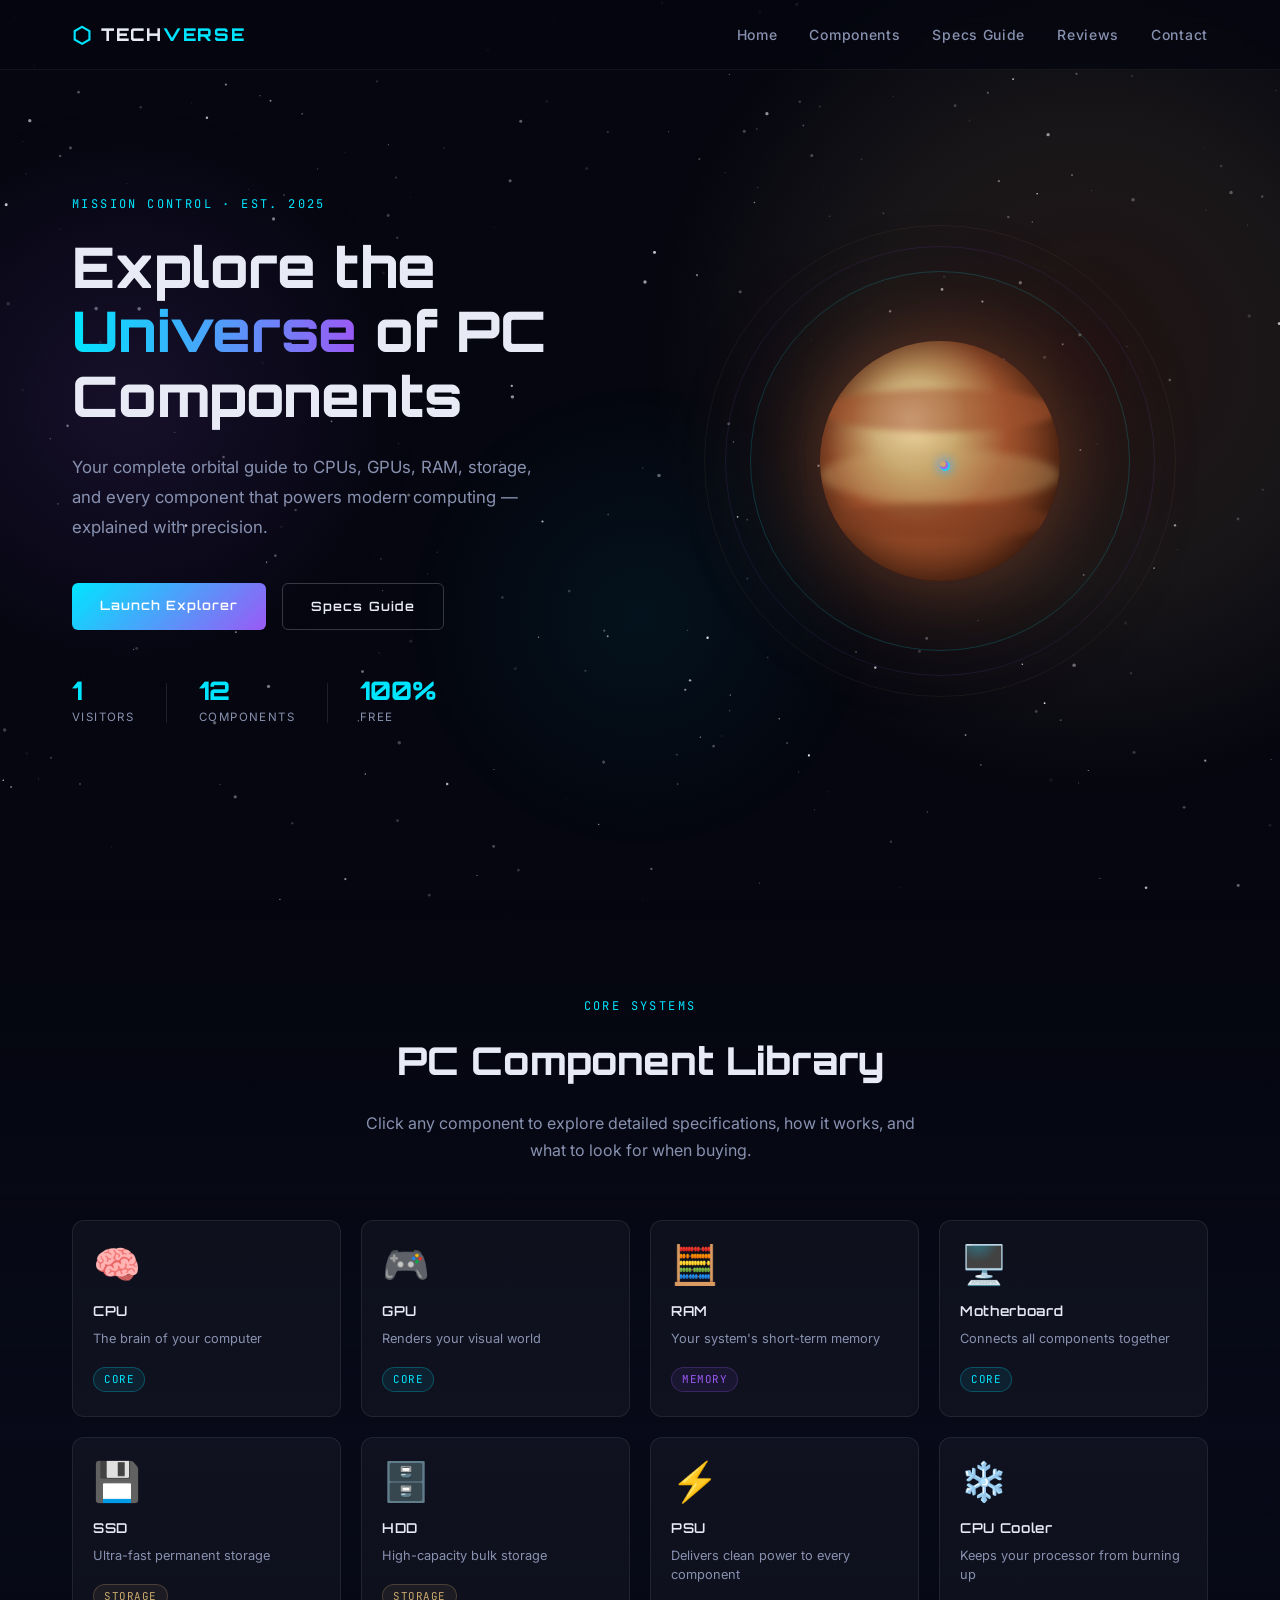
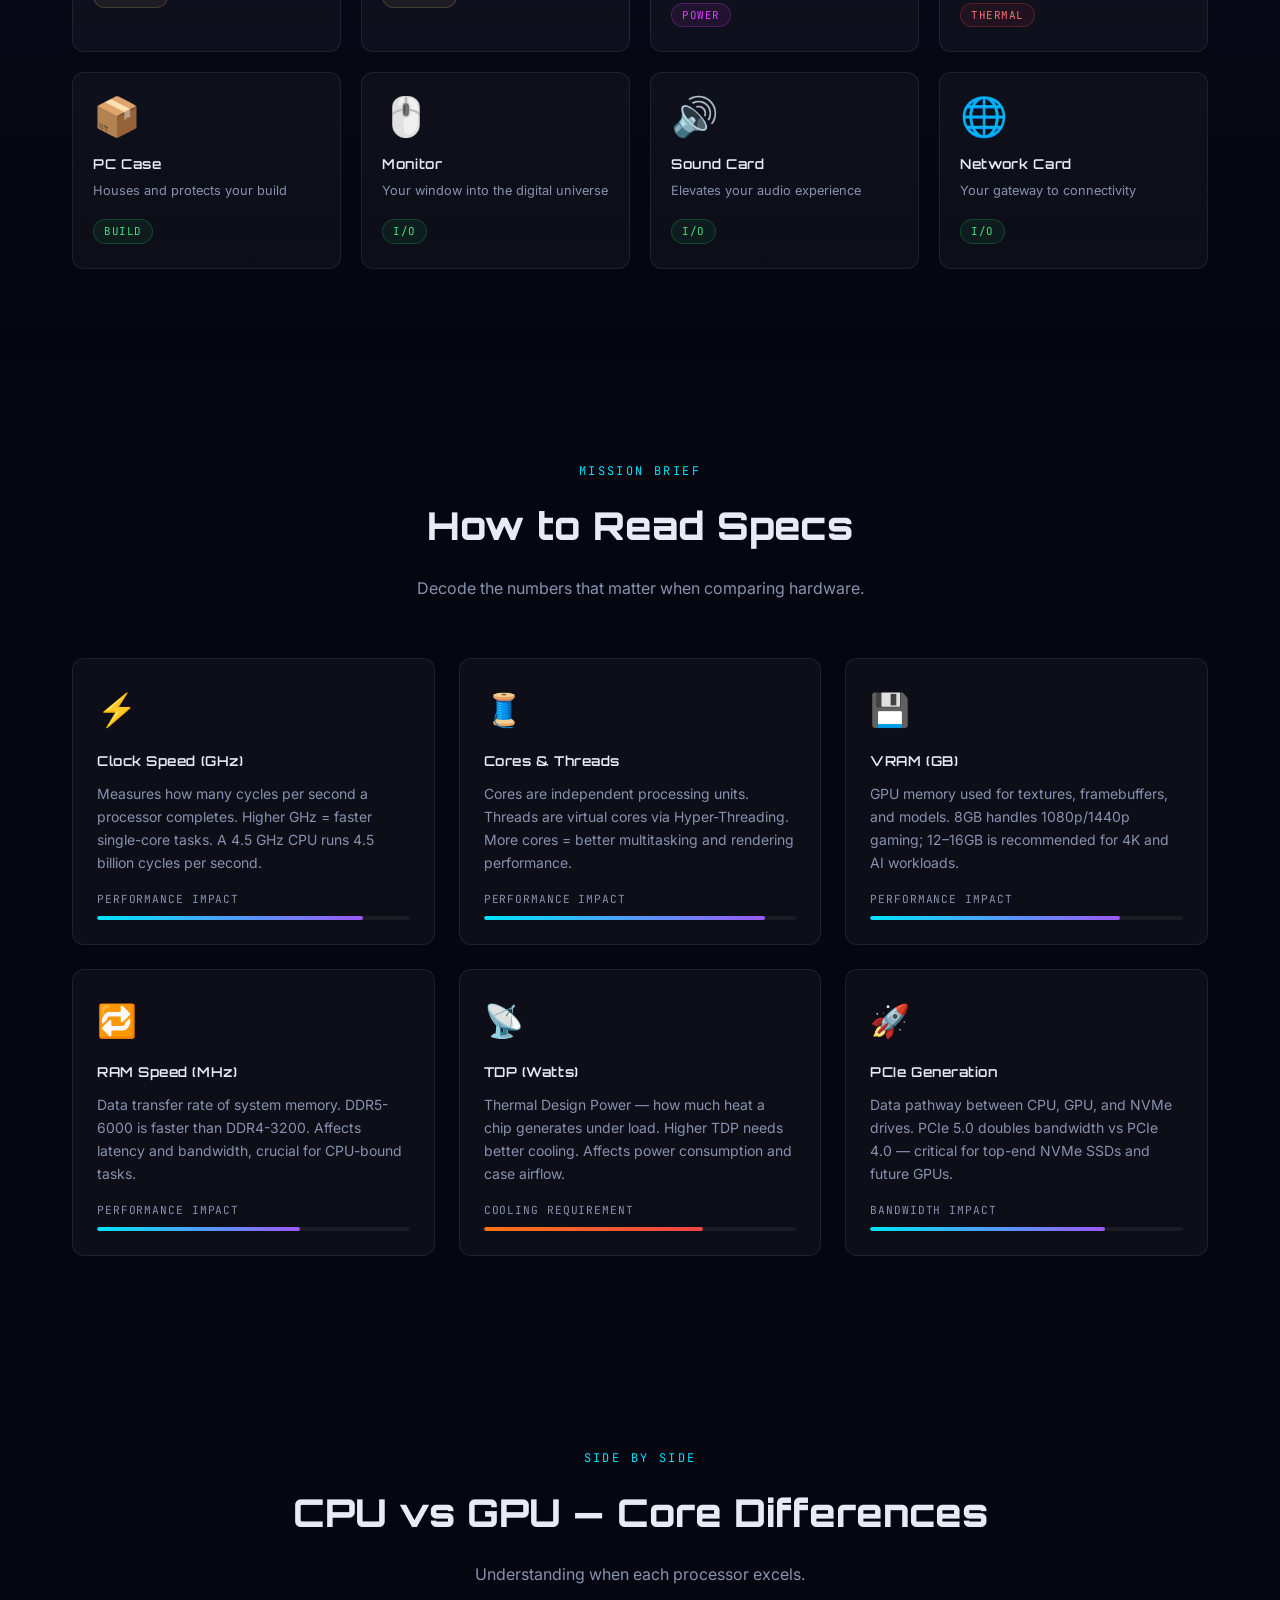
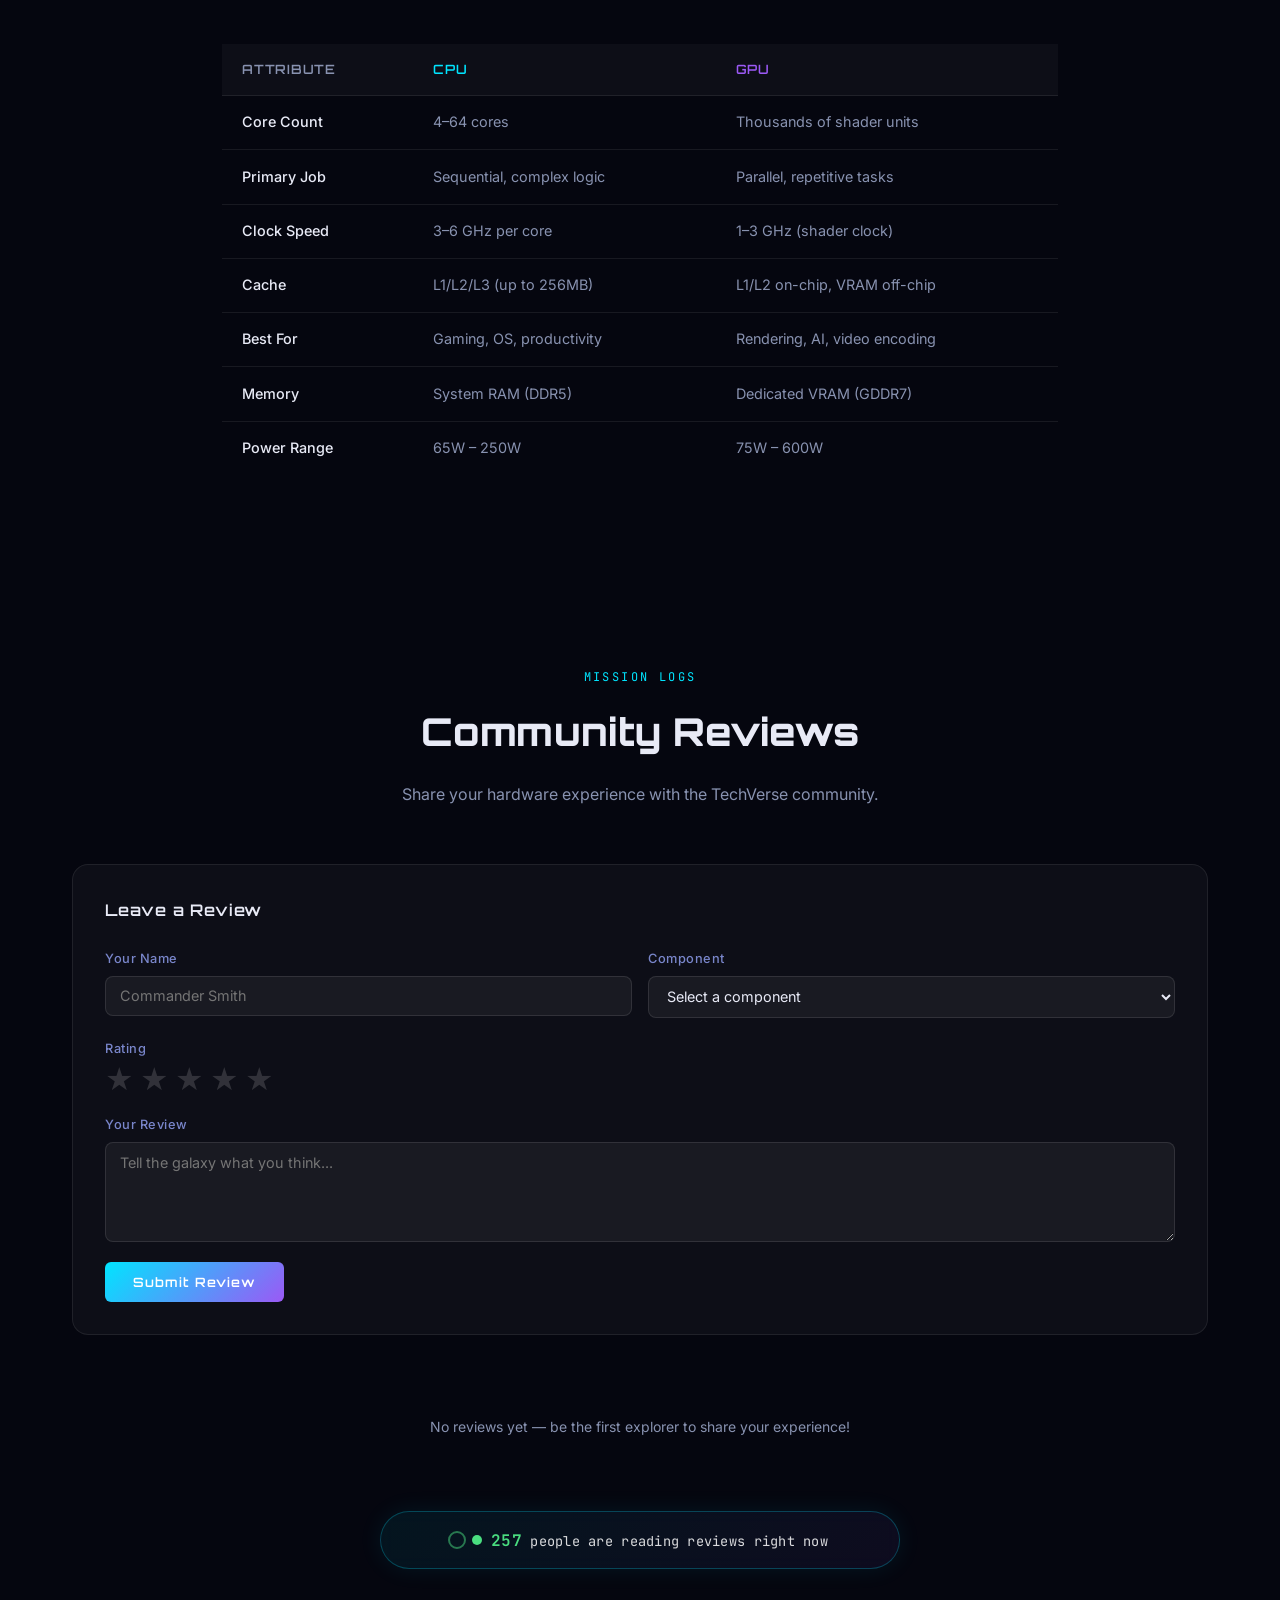
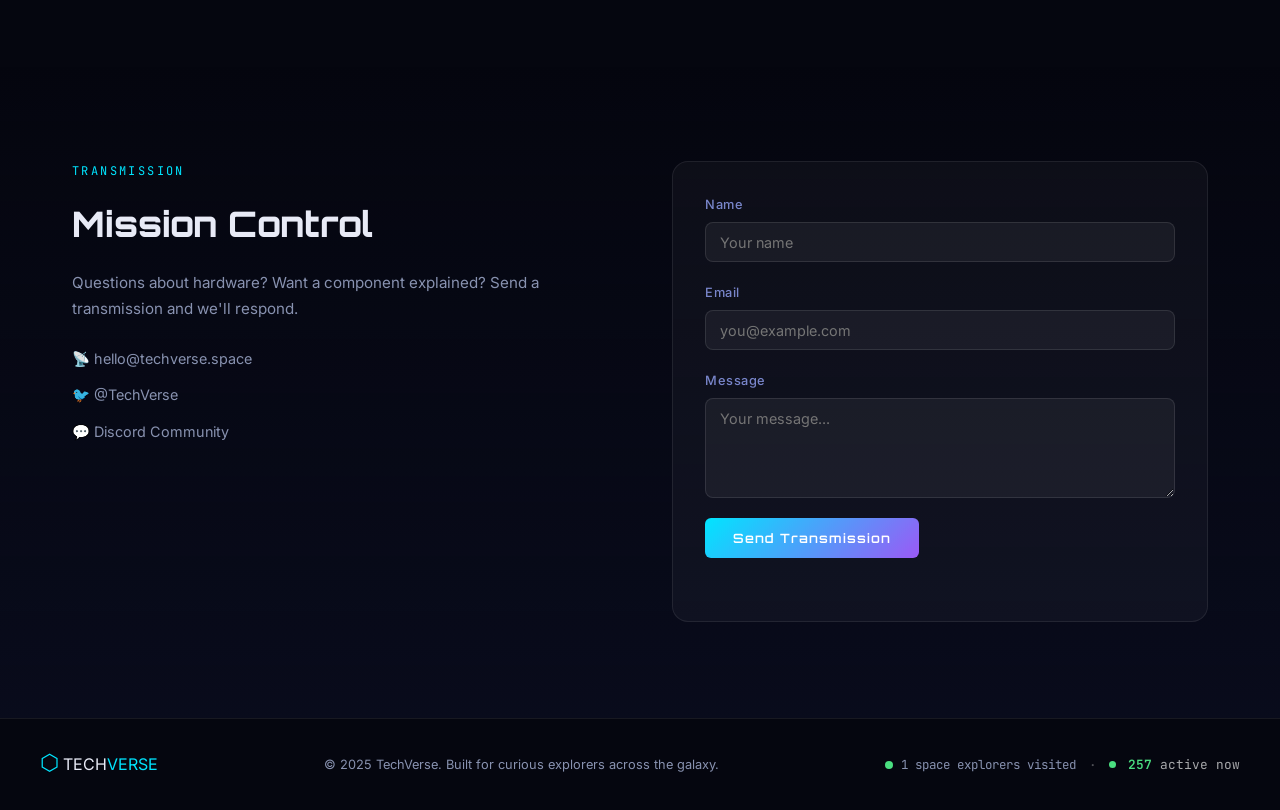
<file: index.html>
<!DOCTYPE html>
<html lang="en">
<head>
  <meta charset="UTF-8" />
  <meta name="viewport" content="width=device-width, initial-scale=1.0" />
  <title>TechVerse — Computer Components Guide</title>
  <link rel="stylesheet" href="style.css" />
  <link rel="preconnect" href="https://fonts.googleapis.com" />
  <link rel="preconnect" href="https://fonts.gstatic.com" crossorigin />
  <link href="https://fonts.googleapis.com/css2?family=Orbitron:wght@400;600;800&family=Inter:wght@300;400;500;600&family=JetBrains+Mono:wght@400;500&display=swap" rel="stylesheet" />
</head>
<body>

  <!-- Stars Background -->
  <canvas id="starfield"></canvas>

  <!-- Jupiter Atmospheric Glow -->
  <div class="jupiter-glow"></div>
  <div class="nebula-1"></div>
  <div class="nebula-2"></div>

  <!-- Navigation -->
  <nav id="navbar">
    <div class="nav-inner">
      <div class="nav-logo">
        <span class="logo-icon">⬡</span>
        <span class="logo-text">TECH<span class="logo-accent">VERSE</span></span>
      </div>
      <ul class="nav-links">
        <li><a href="#hero">Home</a></li>
        <li><a href="#components">Components</a></li>
        <li><a href="#specs">Specs Guide</a></li>
        <li><a href="#reviews">Reviews</a></li>
        <li><a href="#contact">Contact</a></li>
      </ul>
      <button class="hamburger" id="hamburger" aria-label="Toggle menu">
        <span></span><span></span><span></span>
      </button>
    </div>
    <div class="mobile-menu" id="mobileMenu">
      <a href="#hero">Home</a>
      <a href="#components">Components</a>
      <a href="#specs">Specs Guide</a>
      <a href="#reviews">Reviews</a>
      <a href="#contact">Contact</a>
    </div>
  </nav>

  <!-- Hero Section -->
  <section id="hero">
    <div class="hero-content">
      <div class="hero-eyebrow">Mission Control · Est. 2025</div>
      <h1 class="hero-title">
        Explore the
        <span class="title-gradient">Universe</span>
        of PC Components
      </h1>
      <p class="hero-subtitle">
        Your complete orbital guide to CPUs, GPUs, RAM, storage, and every
        component that powers modern computing — explained with precision.
      </p>
      <div class="hero-actions">
        <a href="#components" class="btn-primary">Launch Explorer</a>
        <a href="#specs" class="btn-ghost">Specs Guide</a>
      </div>
      <div class="hero-stats">
        <div class="stat"><span class="stat-num" id="visitorCount">0</span><span class="stat-label">Visitors</span></div>
        <div class="stat-divider"></div>
        <div class="stat"><span class="stat-num">12</span><span class="stat-label">Components</span></div>
        <div class="stat-divider"></div>
        <div class="stat"><span class="stat-num">100%</span><span class="stat-label">Free</span></div>
      </div>
    </div>
    <div class="hero-visual">
      <div class="orbit-ring orbit-ring-1"></div>
      <div class="orbit-ring orbit-ring-2"></div>
      <div class="orbit-ring orbit-ring-3"></div>
      <div class="planet-core">
        <div class="planet-surface"></div>
        <div class="planet-band band-1"></div>
        <div class="planet-band band-2"></div>
        <div class="planet-band band-3"></div>
        <div class="planet-shine"></div>
      </div>
      <div class="orbit-dot dot-1"></div>
      <div class="orbit-dot dot-2"></div>
      <div class="orbit-dot dot-3"></div>
    </div>
  </section>

  <!-- Components Section -->
  <section id="components">
    <div class="section-header">
      <div class="section-eyebrow">Core Systems</div>
      <h2>PC Component Library</h2>
      <p>Click any component to explore detailed specifications, how it works, and what to look for when buying.</p>
    </div>
    <div class="components-grid" id="componentsGrid">
      <!-- Cards injected by JS -->
    </div>
  </section>

  <!-- Component Detail Modal -->
  <div class="modal-overlay" id="modalOverlay">
    <div class="modal" id="modal">
      <button class="modal-close" id="modalClose" aria-label="Close">✕</button>
      <div class="modal-header">
        <div class="modal-icon" id="modalIcon"></div>
        <div>
          <div class="modal-category" id="modalCategory"></div>
          <h2 class="modal-title" id="modalTitle"></h2>
        </div>
      </div>
      <div class="modal-body" id="modalBody"></div>
    </div>
  </div>

  <!-- Specs Guide Section -->
  <section id="specs">
    <div class="section-header">
      <div class="section-eyebrow">Mission Brief</div>
      <h2>How to Read Specs</h2>
      <p>Decode the numbers that matter when comparing hardware.</p>
    </div>
    <div class="specs-grid">
      <div class="spec-card">
        <div class="spec-icon">⚡</div>
        <h3>Clock Speed (GHz)</h3>
        <p>Measures how many cycles per second a processor completes. Higher GHz = faster single-core tasks. A 4.5 GHz CPU runs 4.5 billion cycles per second.</p>
        <div class="spec-bar-label">Performance Impact</div>
        <div class="spec-bar"><div class="spec-fill" style="width:85%"></div></div>
      </div>
      <div class="spec-card">
        <div class="spec-icon">🧵</div>
        <h3>Cores &amp; Threads</h3>
        <p>Cores are independent processing units. Threads are virtual cores via Hyper-Threading. More cores = better multitasking and rendering performance.</p>
        <div class="spec-bar-label">Performance Impact</div>
        <div class="spec-bar"><div class="spec-fill" style="width:90%"></div></div>
      </div>
      <div class="spec-card">
        <div class="spec-icon">💾</div>
        <h3>VRAM (GB)</h3>
        <p>GPU memory used for textures, framebuffers, and models. 8GB handles 1080p/1440p gaming; 12–16GB is recommended for 4K and AI workloads.</p>
        <div class="spec-bar-label">Performance Impact</div>
        <div class="spec-bar"><div class="spec-fill" style="width:80%"></div></div>
      </div>
      <div class="spec-card">
        <div class="spec-icon">🔁</div>
        <h3>RAM Speed (MHz)</h3>
        <p>Data transfer rate of system memory. DDR5-6000 is faster than DDR4-3200. Affects latency and bandwidth, crucial for CPU-bound tasks.</p>
        <div class="spec-bar-label">Performance Impact</div>
        <div class="spec-bar"><div class="spec-fill" style="width:65%"></div></div>
      </div>
      <div class="spec-card">
        <div class="spec-icon">📡</div>
        <h3>TDP (Watts)</h3>
        <p>Thermal Design Power — how much heat a chip generates under load. Higher TDP needs better cooling. Affects power consumption and case airflow.</p>
        <div class="spec-bar-label">Cooling Requirement</div>
        <div class="spec-bar"><div class="spec-fill" style="width:70%; background: linear-gradient(90deg, #f97316, #ef4444)"></div></div>
      </div>
      <div class="spec-card">
        <div class="spec-icon">🚀</div>
        <h3>PCIe Generation</h3>
        <p>Data pathway between CPU, GPU, and NVMe drives. PCIe 5.0 doubles bandwidth vs PCIe 4.0 — critical for top-end NVMe SSDs and future GPUs.</p>
        <div class="spec-bar-label">Bandwidth Impact</div>
        <div class="spec-bar"><div class="spec-fill" style="width:75%"></div></div>
      </div>
    </div>
  </section>

  <!-- Comparison Table -->
  <section id="comparison">
    <div class="section-header">
      <div class="section-eyebrow">Side by Side</div>
      <h2>CPU vs GPU — Core Differences</h2>
      <p>Understanding when each processor excels.</p>
    </div>
    <div class="compare-table-wrap">
      <table class="compare-table">
        <thead>
          <tr>
            <th>Attribute</th>
            <th class="cpu-col">CPU</th>
            <th class="gpu-col">GPU</th>
          </tr>
        </thead>
        <tbody>
          <tr><td>Core Count</td><td>4–64 cores</td><td>Thousands of shader units</td></tr>
          <tr><td>Primary Job</td><td>Sequential, complex logic</td><td>Parallel, repetitive tasks</td></tr>
          <tr><td>Clock Speed</td><td>3–6 GHz per core</td><td>1–3 GHz (shader clock)</td></tr>
          <tr><td>Cache</td><td>L1/L2/L3 (up to 256MB)</td><td>L1/L2 on-chip, VRAM off-chip</td></tr>
          <tr><td>Best For</td><td>Gaming, OS, productivity</td><td>Rendering, AI, video encoding</td></tr>
          <tr><td>Memory</td><td>System RAM (DDR5)</td><td>Dedicated VRAM (GDDR7)</td></tr>
          <tr><td>Power Range</td><td>65W – 250W</td><td>75W – 600W</td></tr>
        </tbody>
      </table>
    </div>
  </section>

  <!-- Reviews Section -->
  <section id="reviews">
    <div class="section-header">
      <div class="section-eyebrow">Mission Logs</div>
      <h2>Community Reviews</h2>
      <p>Share your hardware experience with the TechVerse community.</p>
    </div>

    <!-- Review Form -->
    <div class="review-form-wrap">
      <h3>Leave a Review</h3>
      <div class="form-row">
        <div class="form-group">
          <label for="reviewName">Your Name</label>
          <input type="text" id="reviewName" placeholder="Commander Smith" />
        </div>
        <div class="form-group">
          <label for="reviewComponent">Component</label>
          <select id="reviewComponent">
            <option value="">Select a component</option>
            <option>CPU</option><option>GPU</option><option>RAM</option>
            <option>Motherboard</option><option>Storage (SSD/HDD)</option>
            <option>PSU</option><option>CPU Cooler</option><option>PC Case</option>
            <option>Monitor</option><option>Other</option>
          </select>
        </div>
      </div>
      <div class="form-group">
        <label>Rating</label>
        <div class="star-rating" id="starRating">
          <span data-val="1">★</span>
          <span data-val="2">★</span>
          <span data-val="3">★</span>
          <span data-val="4">★</span>
          <span data-val="5">★</span>
        </div>
      </div>
      <div class="form-group">
        <label for="reviewText">Your Review</label>
        <textarea id="reviewText" rows="4" placeholder="Tell the galaxy what you think..."></textarea>
      </div>
      <button class="btn-primary" id="submitReview">Submit Review</button>
    </div>

    <!-- Reviews Display -->
    <div class="reviews-list" id="reviewsList"></div>

    <!-- Active Users Banner -->
    <div class="active-users-banner" id="activeUsersBanner">
      <div class="active-users-inner">
        <span class="active-pulse-ring"></span>
        <span class="active-dot"></span>
        <span class="active-users-text">
          <span id="activeUserCount">257</span> people are reading reviews right now
        </span>
      </div>
    </div>
  </section>

  <!-- Contact / Footer -->
  <section id="contact">
    <div class="contact-inner">
      <div class="contact-text">
        <div class="section-eyebrow">Transmission</div>
        <h2>Mission Control</h2>
        <p>Questions about hardware? Want a component explained? Send a transmission and we'll respond.</p>
        <div class="contact-links">
          <a href="mailto:hello@techverse.space" class="contact-link">📡 hello@techverse.space</a>
          <a href="#" class="contact-link">🐦 @TechVerse</a>
          <a href="#" class="contact-link">💬 Discord Community</a>
        </div>
      </div>
      <div class="contact-form">
        <div class="form-group">
          <label for="contactName">Name</label>
          <input type="text" id="contactName" placeholder="Your name" />
        </div>
        <div class="form-group">
          <label for="contactEmail">Email</label>
          <input type="email" id="contactEmail" placeholder="you@example.com" />
        </div>
        <div class="form-group">
          <label for="contactMsg">Message</label>
          <textarea id="contactMsg" rows="4" placeholder="Your message..."></textarea>
        </div>
        <button class="btn-primary" id="sendContact">Send Transmission</button>
        <div class="form-feedback" id="contactFeedback"></div>
      </div>
    </div>
  </section>

  <!-- Footer -->
  <footer>
    <div class="footer-inner">
      <div class="footer-logo">
        <span class="logo-icon">⬡</span>
        <span class="logo-text">TECH<span class="logo-accent">VERSE</span></span>
      </div>
      <p class="footer-copy">© 2025 TechVerse. Built for curious explorers across the galaxy.</p>
      <div class="visitor-counter">
        <span class="pulse-dot"></span>
        <span id="footerVisitor">Loading visitors...</span>
        <span class="footer-divider">·</span>
        <span class="active-dot-sm"></span>
        <span id="footerActiveUsers"><span id="footerActiveCount">257</span> active now</span>
      </div>
    </div>
  </footer>

  <script src="script.js"></script>
</body>
</html>
</file>
<file: style.css>
/* ============================================================
   TECHVERSE — Space & Jupiter Theme
   Color Palette:
     Deep Space:   #05060f
     Void Blue:    #0a0d1f
     Jupiter Tan:  #c9a96e
     Jupiter Rust: #a0522d
     Aurora Cyan:  #00e5ff
     Aurora Purple:#9b59f5
     Star White:   #e8eaf6
     Soft Gray:    #7986cb
   ============================================================ */

*, *::before, *::after { box-sizing: border-box; margin: 0; padding: 0; }

:root {
  --space-deep:   #05060f;
  --space-void:   #0a0d1f;
  --space-mid:    #10142e;
  --jup-tan:      #c9a96e;
  --jup-rust:     #a0522d;
  --jup-cream:    #e8d5b7;
  --aurora-cyan:  #00e5ff;
  --aurora-purple:#9b59f5;
  --aurora-pink:  #e040fb;
  --star-white:   #e8eaf6;
  --soft-gray:    #7986cb;
  --text-muted:   #8892b0;
  --card-bg:      rgba(255,255,255,0.035);
  --card-border:  rgba(255,255,255,0.08);
  --nav-h:        70px;
  --font-display: 'Orbitron', sans-serif;
  --font-body:    'Inter', sans-serif;
  --font-mono:    'JetBrains Mono', monospace;
}

html { scroll-behavior: smooth; }

body {
  background: var(--space-deep);
  color: var(--star-white);
  font-family: var(--font-body);
  font-size: 16px;
  line-height: 1.7;
  overflow-x: hidden;
  min-height: 100vh;
}

/* ── Starfield Canvas ── */
#starfield {
  position: fixed;
  inset: 0;
  z-index: 0;
  pointer-events: none;
}

/* ── Atmospheric Glows ── */
.jupiter-glow {
  position: fixed;
  right: -20vw;
  top: -10vh;
  width: 70vw;
  height: 70vw;
  border-radius: 50%;
  background: radial-gradient(circle,
    rgba(160,82,45,0.18) 0%,
    rgba(201,169,110,0.10) 35%,
    transparent 70%);
  pointer-events: none;
  z-index: 0;
}

.nebula-1 {
  position: fixed;
  left: -15vw;
  bottom: 20vh;
  width: 50vw;
  height: 50vw;
  border-radius: 50%;
  background: radial-gradient(circle,
    rgba(155,89,245,0.12) 0%,
    transparent 65%);
  pointer-events: none;
  z-index: 0;
}

.nebula-2 {
  position: fixed;
  left: 30vw;
  top: 40vh;
  width: 40vw;
  height: 40vw;
  border-radius: 50%;
  background: radial-gradient(circle,
    rgba(0,229,255,0.06) 0%,
    transparent 65%);
  pointer-events: none;
  z-index: 0;
}

/* ── NAV ── */
#navbar {
  position: fixed;
  top: 0; left: 0; right: 0;
  z-index: 1000;
  height: var(--nav-h);
  background: rgba(5,6,15,0.75);
  backdrop-filter: blur(16px);
  border-bottom: 1px solid rgba(255,255,255,0.06);
  transition: background 0.3s;
}

#navbar.scrolled {
  background: rgba(5,6,15,0.95);
}

.nav-inner {
  max-width: 1200px;
  margin: 0 auto;
  padding: 0 2rem;
  height: 100%;
  display: flex;
  align-items: center;
  justify-content: space-between;
}

.nav-logo {
  display: flex;
  align-items: center;
  gap: 0.5rem;
  text-decoration: none;
  font-family: var(--font-display);
  font-size: 1.1rem;
  font-weight: 800;
  letter-spacing: 0.1em;
  color: var(--star-white);
}

.logo-icon {
  color: var(--aurora-cyan);
  font-size: 1.4rem;
  line-height: 1;
}

.logo-accent { color: var(--aurora-cyan); }

.nav-links {
  display: flex;
  gap: 2rem;
  list-style: none;
}

.nav-links a {
  color: var(--text-muted);
  text-decoration: none;
  font-size: 0.875rem;
  font-weight: 500;
  letter-spacing: 0.05em;
  transition: color 0.2s;
  position: relative;
}

.nav-links a::after {
  content: '';
  position: absolute;
  bottom: -4px; left: 0; right: 0;
  height: 1px;
  background: var(--aurora-cyan);
  transform: scaleX(0);
  transform-origin: left;
  transition: transform 0.25s;
}

.nav-links a:hover { color: var(--aurora-cyan); }
.nav-links a:hover::after { transform: scaleX(1); }

.hamburger {
  display: none;
  flex-direction: column;
  gap: 5px;
  background: none;
  border: none;
  cursor: pointer;
  padding: 4px;
}

.hamburger span {
  display: block;
  width: 24px; height: 2px;
  background: var(--star-white);
  border-radius: 2px;
  transition: all 0.3s;
}

.mobile-menu {
  display: none;
  flex-direction: column;
  background: rgba(5,6,15,0.97);
  border-top: 1px solid var(--card-border);
  padding: 1rem 2rem;
}

.mobile-menu a {
  color: var(--text-muted);
  text-decoration: none;
  padding: 0.75rem 0;
  border-bottom: 1px solid var(--card-border);
  font-size: 0.9rem;
  transition: color 0.2s;
}

.mobile-menu a:last-child { border-bottom: none; }
.mobile-menu a:hover { color: var(--aurora-cyan); }
.mobile-menu.open { display: flex; }

@media (max-width: 768px) {
  .nav-links { display: none; }
  .hamburger { display: flex; }
}

/* ── SECTION REUSABLES ── */
section {
  position: relative;
  z-index: 1;
  padding: 6rem 2rem;
  max-width: 1200px;
  margin: 0 auto;
}

.section-header {
  text-align: center;
  margin-bottom: 3.5rem;
}

.section-eyebrow {
  font-family: var(--font-mono);
  font-size: 0.75rem;
  letter-spacing: 0.2em;
  color: var(--aurora-cyan);
  text-transform: uppercase;
  margin-bottom: 0.75rem;
}

.section-header h2 {
  font-family: var(--font-display);
  font-size: clamp(1.6rem, 4vw, 2.4rem);
  font-weight: 800;
  color: var(--star-white);
  margin-bottom: 1rem;
}

.section-header p {
  color: var(--text-muted);
  max-width: 560px;
  margin: 0 auto;
  font-size: 1rem;
}

/* ── HERO ── */
#hero {
  min-height: 100vh;
  padding-top: calc(var(--nav-h) + 3rem);
  display: grid;
  grid-template-columns: 1fr 1fr;
  align-items: center;
  gap: 4rem;
  max-width: 1200px;
  margin: 0 auto;
  padding-left: 2rem;
  padding-right: 2rem;
}

.hero-eyebrow {
  font-family: var(--font-mono);
  font-size: 0.75rem;
  letter-spacing: 0.2em;
  color: var(--aurora-cyan);
  text-transform: uppercase;
  margin-bottom: 1.25rem;
}

.hero-title {
  font-family: var(--font-display);
  font-size: clamp(2rem, 5vw, 3.5rem);
  font-weight: 800;
  line-height: 1.15;
  margin-bottom: 1.5rem;
  color: var(--star-white);
}

.title-gradient {
  background: linear-gradient(90deg, var(--aurora-cyan), var(--aurora-purple));
  -webkit-background-clip: text;
  -webkit-text-fill-color: transparent;
  background-clip: text;
}

.hero-subtitle {
  color: var(--text-muted);
  font-size: 1.05rem;
  max-width: 480px;
  margin-bottom: 2.5rem;
  line-height: 1.8;
}

.hero-actions {
  display: flex;
  gap: 1rem;
  flex-wrap: wrap;
  margin-bottom: 3rem;
}

.btn-primary {
  display: inline-block;
  padding: 0.75rem 1.75rem;
  background: linear-gradient(135deg, var(--aurora-cyan), var(--aurora-purple));
  color: #fff;
  font-family: var(--font-display);
  font-size: 0.8rem;
  font-weight: 600;
  letter-spacing: 0.08em;
  border: none;
  border-radius: 6px;
  cursor: pointer;
  text-decoration: none;
  transition: opacity 0.2s, transform 0.15s;
}

.btn-primary:hover { opacity: 0.9; transform: translateY(-1px); }
.btn-primary:active { transform: translateY(0) scale(0.98); }

.btn-ghost {
  display: inline-block;
  padding: 0.75rem 1.75rem;
  border: 1px solid rgba(255,255,255,0.2);
  color: var(--star-white);
  font-family: var(--font-display);
  font-size: 0.8rem;
  font-weight: 600;
  letter-spacing: 0.08em;
  border-radius: 6px;
  text-decoration: none;
  transition: border-color 0.2s, background 0.2s;
}

.btn-ghost:hover {
  border-color: var(--aurora-cyan);
  background: rgba(0,229,255,0.05);
}

.hero-stats {
  display: flex;
  align-items: center;
  gap: 2rem;
}

.stat { display: flex; flex-direction: column; }

.stat-num {
  font-family: var(--font-display);
  font-size: 1.6rem;
  font-weight: 800;
  color: var(--aurora-cyan);
  line-height: 1;
}

.stat-label {
  font-size: 0.72rem;
  letter-spacing: 0.12em;
  color: var(--text-muted);
  text-transform: uppercase;
  margin-top: 0.25rem;
}

.stat-divider {
  width: 1px;
  height: 40px;
  background: rgba(255,255,255,0.1);
}

/* ── PLANET VISUAL ── */
.hero-visual {
  position: relative;
  width: 480px;
  height: 480px;
  display: flex;
  align-items: center;
  justify-content: center;
  justify-self: center;
}

.orbit-ring {
  position: absolute;
  border-radius: 50%;
  border: 1px solid rgba(0,229,255,0.12);
  animation: orbitRotate 20s linear infinite;
}

.orbit-ring-1 { width: 380px; height: 380px; border-color: rgba(0,229,255,0.18); animation-duration: 18s; }
.orbit-ring-2 { width: 430px; height: 430px; border-color: rgba(155,89,245,0.12); animation-duration: 26s; animation-direction: reverse; }
.orbit-ring-3 { width: 472px; height: 472px; border-color: rgba(201,169,110,0.08); animation-duration: 36s; }

@keyframes orbitRotate { to { transform: rotate(360deg); } }

.planet-core {
  width: 240px;
  height: 240px;
  border-radius: 50%;
  background: radial-gradient(ellipse at 40% 35%,
    #e8c98a 0%,
    #c9a96e 20%,
    #a0522d 45%,
    #7a3b1e 65%,
    #4a2010 85%,
    #2a1008 100%);
  position: relative;
  overflow: hidden;
  box-shadow:
    0 0 80px rgba(160,82,45,0.5),
    0 0 160px rgba(160,82,45,0.2),
    inset 0 0 40px rgba(0,0,0,0.5);
  animation: planetFloat 6s ease-in-out infinite;
}

@keyframes planetFloat {
  0%, 100% { transform: translateY(0px); }
  50% { transform: translateY(-12px); }
}

.planet-band {
  position: absolute;
  left: 0; right: 0;
  border-radius: 50%;
}

.band-1 {
  top: 20%;
  height: 18%;
  background: rgba(160,82,45,0.6);
  filter: blur(3px);
}

.band-2 {
  top: 45%;
  height: 22%;
  background: rgba(201,169,110,0.35);
  filter: blur(4px);
}

.band-3 {
  top: 68%;
  height: 14%;
  background: rgba(122,59,30,0.5);
  filter: blur(3px);
}

.planet-shine {
  position: absolute;
  top: 10%; left: 12%;
  width: 50%; height: 45%;
  border-radius: 50%;
  background: radial-gradient(ellipse, rgba(255,255,255,0.18) 0%, transparent 70%);
  transform: rotate(-30deg);
}

.orbit-dot {
  position: absolute;
  width: 10px; height: 10px;
  border-radius: 50%;
  background: var(--aurora-cyan);
  box-shadow: 0 0 12px var(--aurora-cyan);
}

.dot-1 {
  top: 50%; left: 50%;
  animation: dotOrbit1 18s linear infinite;
  transform-origin: 0 0;
}

.dot-2 {
  top: 50%; left: 50%;
  background: var(--aurora-purple);
  box-shadow: 0 0 12px var(--aurora-purple);
  width: 8px; height: 8px;
  animation: dotOrbit2 26s linear infinite reverse;
}

.dot-3 {
  top: 50%; left: 50%;
  background: var(--jup-tan);
  box-shadow: 0 0 10px var(--jup-tan);
  width: 6px; height: 6px;
  animation: dotOrbit3 36s linear infinite;
}

@keyframes dotOrbit1 {
  from { transform: rotate(0deg) translateX(190px) rotate(0deg); }
  to   { transform: rotate(360deg) translateX(190px) rotate(-360deg); }
}
@keyframes dotOrbit2 {
  from { transform: rotate(0deg) translateX(215px) rotate(0deg); }
  to   { transform: rotate(360deg) translateX(215px) rotate(-360deg); }
}
@keyframes dotOrbit3 {
  from { transform: rotate(120deg) translateX(236px) rotate(-120deg); }
  to   { transform: rotate(480deg) translateX(236px) rotate(-480deg); }
}

@media (max-width: 960px) {
  #hero {
    grid-template-columns: 1fr;
    text-align: center;
    padding-top: calc(var(--nav-h) + 2rem);
  }
  .hero-subtitle { margin-left: auto; margin-right: auto; }
  .hero-actions { justify-content: center; }
  .hero-stats { justify-content: center; }
  .hero-visual { width: 300px; height: 300px; justify-self: center; }
  .planet-core { width: 160px; height: 160px; }
  .orbit-ring-1 { width: 250px; height: 250px; }
  .orbit-ring-2 { width: 285px; height: 285px; }
  .orbit-ring-3 { width: 295px; height: 295px; }
  @keyframes dotOrbit1 {
    from { transform: rotate(0deg) translateX(125px) rotate(0deg); }
    to   { transform: rotate(360deg) translateX(125px) rotate(-360deg); }
  }
  @keyframes dotOrbit2 {
    from { transform: rotate(0deg) translateX(142px) rotate(0deg); }
    to   { transform: rotate(360deg) translateX(142px) rotate(-360deg); }
  }
  @keyframes dotOrbit3 {
    from { transform: rotate(120deg) translateX(147px) rotate(-120deg); }
    to   { transform: rotate(480deg) translateX(147px) rotate(-480deg); }
  }
}

/* ── COMPONENTS GRID ── */
#components {
  background: linear-gradient(180deg, transparent, rgba(10,13,31,0.6) 50%, transparent);
  max-width: 100%;
  padding-left: 0;
  padding-right: 0;
}

#components .section-header {
  max-width: 1200px;
  margin-left: auto;
  margin-right: auto;
  padding: 0 2rem;
}

.components-grid {
  max-width: 1200px;
  margin: 0 auto;
  padding: 0 2rem;
  display: grid;
  grid-template-columns: repeat(auto-fill, minmax(220px, 1fr));
  gap: 1.25rem;
}

.comp-card {
  background: var(--card-bg);
  border: 1px solid var(--card-border);
  border-radius: 12px;
  padding: 1.5rem 1.25rem;
  cursor: pointer;
  transition: border-color 0.25s, transform 0.2s, background 0.25s;
  position: relative;
  overflow: hidden;
}

.comp-card::before {
  content: '';
  position: absolute;
  inset: 0;
  border-radius: 12px;
  background: linear-gradient(135deg, transparent, rgba(0,229,255,0.04));
  opacity: 0;
  transition: opacity 0.25s;
}

.comp-card:hover {
  border-color: rgba(0,229,255,0.35);
  transform: translateY(-4px);
  background: rgba(0,229,255,0.04);
}

.comp-card:hover::before { opacity: 1; }

.comp-emoji {
  font-size: 2.4rem;
  margin-bottom: 1rem;
  display: block;
  line-height: 1;
}

.comp-name {
  font-family: var(--font-display);
  font-size: 0.85rem;
  font-weight: 600;
  letter-spacing: 0.05em;
  color: var(--star-white);
  margin-bottom: 0.4rem;
}

.comp-tagline {
  font-size: 0.8rem;
  color: var(--text-muted);
  line-height: 1.5;
  margin-bottom: 1rem;
}

.comp-badge {
  display: inline-block;
  padding: 2px 10px;
  border-radius: 20px;
  font-size: 0.68rem;
  font-family: var(--font-mono);
  letter-spacing: 0.05em;
  border: 1px solid;
}

.badge-core { background: rgba(0,229,255,0.08); color: var(--aurora-cyan); border-color: rgba(0,229,255,0.25); }
.badge-memory { background: rgba(155,89,245,0.08); color: var(--aurora-purple); border-color: rgba(155,89,245,0.25); }
.badge-storage { background: rgba(201,169,110,0.08); color: var(--jup-tan); border-color: rgba(201,169,110,0.25); }
.badge-power { background: rgba(224,64,251,0.08); color: var(--aurora-pink); border-color: rgba(224,64,251,0.25); }
.badge-thermal { background: rgba(239,68,68,0.08); color: #f87171; border-color: rgba(239,68,68,0.25); }
.badge-io { background: rgba(34,197,94,0.08); color: #4ade80; border-color: rgba(34,197,94,0.25); }

/* ── MODAL ── */
.modal-overlay {
  position: fixed;
  inset: 0;
  background: rgba(5,6,15,0.85);
  backdrop-filter: blur(8px);
  z-index: 2000;
  display: flex;
  align-items: center;
  justify-content: center;
  padding: 1.5rem;
  opacity: 0;
  pointer-events: none;
  transition: opacity 0.25s;
}

.modal-overlay.open {
  opacity: 1;
  pointer-events: all;
}

.modal {
  background: #0e1228;
  border: 1px solid rgba(0,229,255,0.2);
  border-radius: 16px;
  width: 100%;
  max-width: 700px;
  max-height: 85vh;
  overflow-y: auto;
  padding: 2.5rem;
  position: relative;
  transform: scale(0.95);
  transition: transform 0.25s;
}

.modal-overlay.open .modal { transform: scale(1); }

.modal-close {
  position: absolute;
  top: 1.25rem; right: 1.25rem;
  background: rgba(255,255,255,0.06);
  border: 1px solid var(--card-border);
  border-radius: 6px;
  width: 36px; height: 36px;
  color: var(--text-muted);
  cursor: pointer;
  font-size: 1rem;
  display: flex; align-items: center; justify-content: center;
  transition: color 0.2s, background 0.2s;
}

.modal-close:hover { color: var(--star-white); background: rgba(255,255,255,0.12); }

.modal-header {
  display: flex;
  align-items: center;
  gap: 1.25rem;
  margin-bottom: 1.75rem;
  padding-bottom: 1.25rem;
  border-bottom: 1px solid var(--card-border);
}

.modal-icon { font-size: 2.8rem; line-height: 1; }

.modal-category {
  font-family: var(--font-mono);
  font-size: 0.7rem;
  letter-spacing: 0.15em;
  color: var(--aurora-cyan);
  text-transform: uppercase;
  margin-bottom: 0.3rem;
}

.modal-title {
  font-family: var(--font-display);
  font-size: 1.4rem;
  font-weight: 800;
  color: var(--star-white);
}

.modal-body h3 {
  font-family: var(--font-display);
  font-size: 0.85rem;
  font-weight: 600;
  letter-spacing: 0.05em;
  color: var(--aurora-cyan);
  margin: 1.5rem 0 0.6rem;
  text-transform: uppercase;
}

.modal-body p { color: var(--text-muted); font-size: 0.95rem; line-height: 1.75; margin-bottom: 0.75rem; }

.modal-body ul {
  list-style: none;
  padding: 0;
  margin-bottom: 1rem;
}

.modal-body ul li {
  color: var(--text-muted);
  font-size: 0.9rem;
  padding: 0.3rem 0 0.3rem 1.25rem;
  position: relative;
}

.modal-body ul li::before {
  content: '▸';
  position: absolute; left: 0;
  color: var(--aurora-cyan);
  font-size: 0.75rem;
}

.spec-table {
  width: 100%;
  border-collapse: collapse;
  margin-top: 0.5rem;
  font-size: 0.875rem;
}

.spec-table th, .spec-table td {
  padding: 0.6rem 1rem;
  text-align: left;
  border-bottom: 1px solid var(--card-border);
}

.spec-table th {
  background: rgba(0,229,255,0.05);
  color: var(--aurora-cyan);
  font-family: var(--font-mono);
  font-size: 0.75rem;
  letter-spacing: 0.08em;
  text-transform: uppercase;
}

.spec-table td:first-child { color: var(--star-white); }
.spec-table td:last-child { color: var(--text-muted); }
.spec-table tr:last-child td { border-bottom: none; }

/* ── SPECS SECTION ── */
.specs-grid {
  display: grid;
  grid-template-columns: repeat(auto-fill, minmax(280px, 1fr));
  gap: 1.5rem;
}

.spec-card {
  background: var(--card-bg);
  border: 1px solid var(--card-border);
  border-radius: 12px;
  padding: 1.5rem;
  transition: border-color 0.25s;
}

.spec-card:hover { border-color: rgba(155,89,245,0.3); }

.spec-icon {
  font-size: 2rem;
  margin-bottom: 0.75rem;
  display: block;
}

.spec-card h3 {
  font-family: var(--font-display);
  font-size: 0.85rem;
  font-weight: 600;
  letter-spacing: 0.04em;
  color: var(--star-white);
  margin-bottom: 0.6rem;
}

.spec-card p {
  font-size: 0.875rem;
  color: var(--text-muted);
  line-height: 1.65;
  margin-bottom: 1rem;
}

.spec-bar-label {
  font-family: var(--font-mono);
  font-size: 0.7rem;
  color: var(--text-muted);
  letter-spacing: 0.08em;
  text-transform: uppercase;
  margin-bottom: 0.4rem;
}

.spec-bar {
  height: 4px;
  background: rgba(255,255,255,0.06);
  border-radius: 4px;
  overflow: hidden;
}

.spec-fill {
  height: 100%;
  background: linear-gradient(90deg, var(--aurora-cyan), var(--aurora-purple));
  border-radius: 4px;
  transition: width 1s ease;
}

/* ── COMPARISON TABLE ── */
#comparison { max-width: 900px; }

.compare-table-wrap { overflow-x: auto; }

.compare-table {
  width: 100%;
  border-collapse: collapse;
  font-size: 0.9rem;
}

.compare-table th, .compare-table td {
  padding: 0.9rem 1.25rem;
  border-bottom: 1px solid var(--card-border);
  text-align: left;
}

.compare-table thead th {
  background: var(--card-bg);
  font-family: var(--font-display);
  font-size: 0.8rem;
  font-weight: 600;
  letter-spacing: 0.06em;
  text-transform: uppercase;
}

.compare-table th:first-child { color: var(--text-muted); }
.cpu-col { color: var(--aurora-cyan); }
.gpu-col { color: var(--aurora-purple); }

.compare-table tbody tr { transition: background 0.15s; }
.compare-table tbody tr:hover { background: rgba(255,255,255,0.025); }
.compare-table tbody td:first-child { color: var(--star-white); font-weight: 500; }
.compare-table tbody td:not(:first-child) { color: var(--text-muted); }
.compare-table tbody tr:last-child td { border-bottom: none; }

/* ── REVIEWS ── */
.review-form-wrap {
  background: var(--card-bg);
  border: 1px solid var(--card-border);
  border-radius: 16px;
  padding: 2rem;
  margin-bottom: 3rem;
}

.review-form-wrap h3 {
  font-family: var(--font-display);
  font-size: 1rem;
  font-weight: 600;
  letter-spacing: 0.05em;
  color: var(--star-white);
  margin-bottom: 1.5rem;
}

.form-row {
  display: grid;
  grid-template-columns: 1fr 1fr;
  gap: 1rem;
}

@media (max-width: 640px) { .form-row { grid-template-columns: 1fr; } }

.form-group {
  display: flex;
  flex-direction: column;
  gap: 0.4rem;
  margin-bottom: 1.25rem;
}

.form-group label {
  font-size: 0.8rem;
  font-weight: 500;
  color: var(--soft-gray);
  letter-spacing: 0.04em;
}

.form-group input,
.form-group select,
.form-group textarea {
  background: rgba(255,255,255,0.05);
  border: 1px solid rgba(255,255,255,0.1);
  border-radius: 8px;
  padding: 0.65rem 0.9rem;
  color: var(--star-white);
  font-family: var(--font-body);
  font-size: 0.9rem;
  outline: none;
  transition: border-color 0.2s;
}

.form-group input:focus,
.form-group select:focus,
.form-group textarea:focus {
  border-color: var(--aurora-cyan);
}

.form-group select option { background: #0e1228; }

.form-group textarea { resize: vertical; min-height: 100px; }

.star-rating {
  display: flex;
  gap: 6px;
}

.star-rating span {
  font-size: 1.75rem;
  color: rgba(255,255,255,0.15);
  cursor: pointer;
  transition: color 0.15s, transform 0.1s;
  line-height: 1;
}

.star-rating span:hover,
.star-rating span.active { color: var(--jup-tan); }
.star-rating span:hover { transform: scale(1.2); }

.reviews-list {
  display: flex;
  flex-direction: column;
  gap: 1rem;
}

.review-item {
  background: var(--card-bg);
  border: 1px solid var(--card-border);
  border-radius: 12px;
  padding: 1.25rem 1.5rem;
  animation: fadeIn 0.4s ease;
}

@keyframes fadeIn { from { opacity: 0; transform: translateY(10px); } to { opacity: 1; transform: none; } }

.review-top {
  display: flex;
  align-items: center;
  justify-content: space-between;
  margin-bottom: 0.5rem;
}

.review-author {
  font-weight: 500;
  color: var(--star-white);
  font-size: 0.9rem;
}

.review-component-badge {
  font-family: var(--font-mono);
  font-size: 0.7rem;
  padding: 2px 10px;
  border-radius: 20px;
  background: rgba(0,229,255,0.08);
  color: var(--aurora-cyan);
  border: 1px solid rgba(0,229,255,0.2);
}

.review-stars { color: var(--jup-tan); font-size: 0.9rem; margin-bottom: 0.5rem; }
.review-text { color: var(--text-muted); font-size: 0.88rem; line-height: 1.6; }
.review-date { font-size: 0.72rem; color: rgba(255,255,255,0.2); margin-top: 0.5rem; font-family: var(--font-mono); }

/* ── CONTACT SECTION ── */
#contact {
  max-width: 100%;
  padding-left: 0;
  padding-right: 0;
  background: linear-gradient(180deg, transparent, rgba(10,13,31,0.8));
}

.contact-inner {
  max-width: 1200px;
  margin: 0 auto;
  padding: 0 2rem;
  display: grid;
  grid-template-columns: 1fr 1fr;
  gap: 4rem;
  align-items: start;
}

@media (max-width: 768px) {
  .contact-inner { grid-template-columns: 1fr; gap: 2rem; }
}

.contact-text h2 {
  font-family: var(--font-display);
  font-size: clamp(1.5rem, 3vw, 2.2rem);
  font-weight: 800;
  color: var(--star-white);
  margin: 0.75rem 0 1rem;
}

.contact-text p {
  color: var(--text-muted);
  margin-bottom: 1.5rem;
  font-size: 0.95rem;
  line-height: 1.75;
}

.contact-links { display: flex; flex-direction: column; gap: 0.75rem; }

.contact-link {
  color: var(--text-muted);
  text-decoration: none;
  font-size: 0.9rem;
  transition: color 0.2s;
}

.contact-link:hover { color: var(--aurora-cyan); }

.contact-form { background: var(--card-bg); border: 1px solid var(--card-border); border-radius: 16px; padding: 2rem; }

.form-feedback {
  margin-top: 0.75rem;
  font-size: 0.85rem;
  color: #4ade80;
  font-family: var(--font-mono);
  min-height: 1.4em;
}

/* ── FOOTER ── */
footer {
  position: relative;
  z-index: 1;
  border-top: 1px solid var(--card-border);
  padding: 2rem;
}

.footer-inner {
  max-width: 1200px;
  margin: 0 auto;
  display: flex;
  align-items: center;
  justify-content: space-between;
  flex-wrap: wrap;
  gap: 1rem;
}

.footer-copy {
  font-size: 0.8rem;
  color: var(--text-muted);
}

.visitor-counter {
  display: flex;
  align-items: center;
  gap: 0.5rem;
  font-family: var(--font-mono);
  font-size: 0.78rem;
  color: var(--text-muted);
}

.pulse-dot {
  width: 8px; height: 8px;
  border-radius: 50%;
  background: #4ade80;
  display: inline-block;
  animation: pulse 2s infinite;
}

@keyframes pulse {
  0%, 100% { box-shadow: 0 0 0 0 rgba(74,222,128,0.5); }
  50% { box-shadow: 0 0 0 6px rgba(74,222,128,0); }
}

/* ── SCROLLBAR ── */
::-webkit-scrollbar { width: 6px; }
::-webkit-scrollbar-track { background: var(--space-deep); }
::-webkit-scrollbar-thumb { background: rgba(255,255,255,0.1); border-radius: 3px; }
::-webkit-scrollbar-thumb:hover { background: rgba(0,229,255,0.3); }

/* ── ACTIVE USERS BANNER ── */
.active-users-banner {
  margin: 2.5rem auto 0;
  max-width: 520px;
  background: linear-gradient(135deg, rgba(0,229,255,0.07) 0%, rgba(139,92,246,0.07) 100%);
  border: 1px solid rgba(0,229,255,0.25);
  border-radius: 50px;
  padding: 0.9rem 1.8rem;
  text-align: center;
  backdrop-filter: blur(8px);
  box-shadow: 0 0 24px rgba(0,229,255,0.08);
  animation: bannerFadeIn 0.6s ease both;
}

@keyframes bannerFadeIn {
  from { opacity: 0; transform: translateY(12px); }
  to   { opacity: 1; transform: translateY(0); }
}

.active-users-inner {
  display: inline-flex;
  align-items: center;
  gap: 0.6rem;
}

/* pulsing green dot with ring */
.active-dot {
  position: relative;
  width: 10px; height: 10px;
  border-radius: 50%;
  background: #4ade80;
  flex-shrink: 0;
}

.active-pulse-ring {
  position: relative;
  display: inline-block;
  width: 10px; height: 10px;
  border-radius: 50%;
  flex-shrink: 0;
}

.active-pulse-ring::before {
  content: '';
  position: absolute;
  inset: -4px;
  border-radius: 50%;
  border: 2px solid rgba(74,222,128,0.5);
  animation: ringPulse 1.8s ease-out infinite;
}

@keyframes ringPulse {
  0%   { transform: scale(1);   opacity: 0.8; }
  100% { transform: scale(2.2); opacity: 0; }
}

.active-users-text {
  font-family: 'JetBrains Mono', monospace;
  font-size: 0.85rem;
  color: rgba(255,255,255,0.85);
  letter-spacing: 0.02em;
}

#activeUserCount {
  color: #4ade80;
  font-weight: 600;
  font-size: 1rem;
}

/* footer active users */
.footer-divider {
  color: rgba(255,255,255,0.3);
  margin: 0 0.3rem;
}

.active-dot-sm {
  display: inline-block;
  width: 7px; height: 7px;
  border-radius: 50%;
  background: #4ade80;
  animation: pulse 2s infinite;
  margin-right: 4px;
}

#footerActiveUsers {
  font-size: 0.8rem;
  color: rgba(255,255,255,0.65);
}

#footerActiveCount {
  color: #4ade80;
  font-weight: 600;
}
</file>
